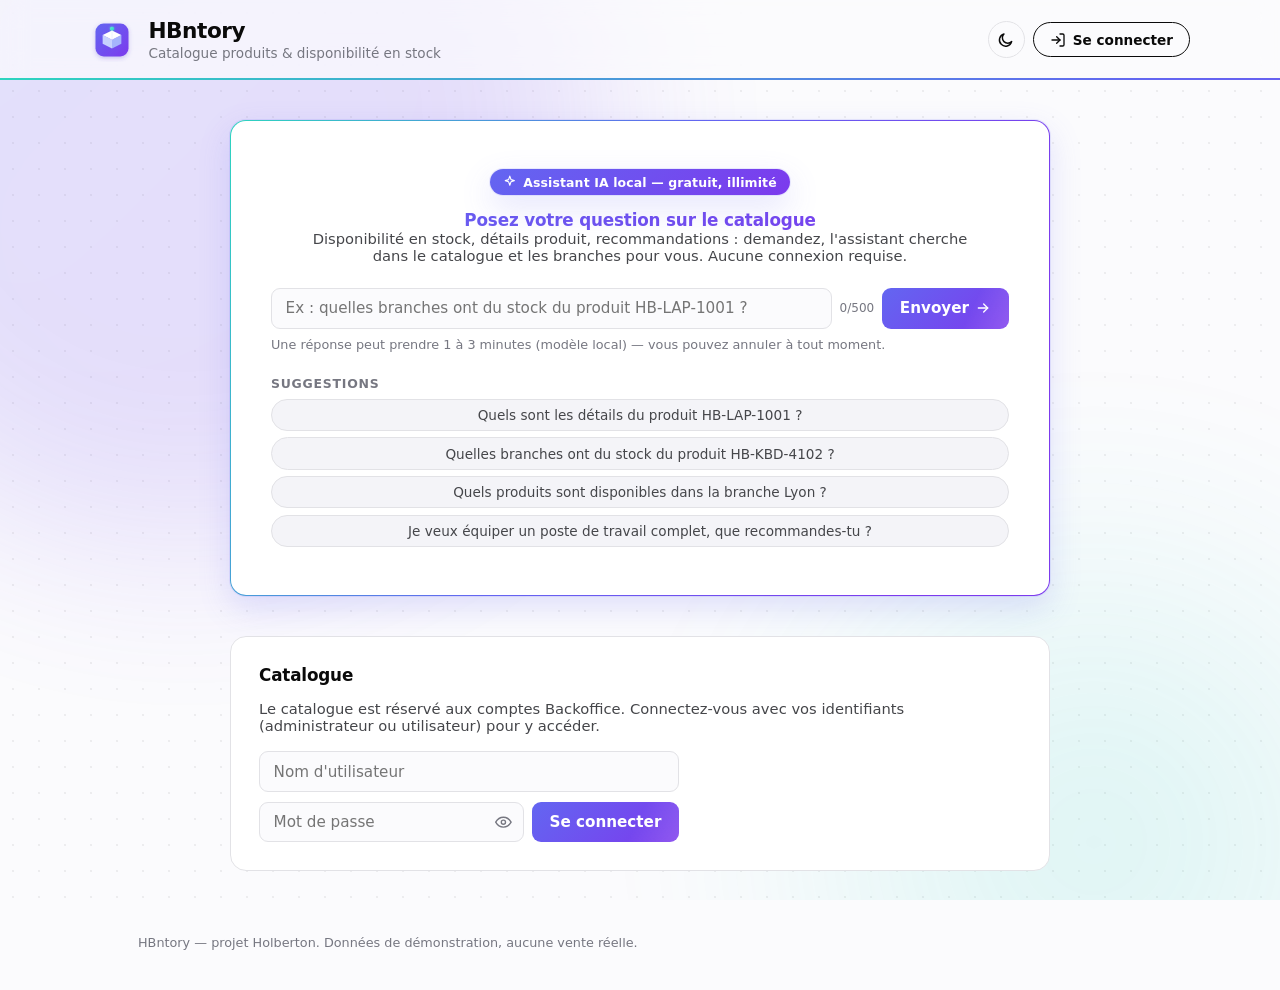
<file: client_web/index.html>
<!doctype html>
<html lang="fr">
<head>
  <meta charset="utf-8">
  <meta name="viewport" content="width=device-width, initial-scale=1">
  <title>HBntory — Catalogue &amp; assistant</title>
  <link rel="icon" type="image/svg+xml" href="logo.svg">
  <link rel="stylesheet" href="style.css">
</head>
<body>
  <div class="aurora" aria-hidden="true"></div>
  <header class="site-header">
    <div class="header-inner">
      <div class="brand">
        <img class="brand-mark" src="logo.svg" alt="" aria-hidden="true">
        <div class="brand-text">
          <h1>HBntory</h1>
          <p class="tagline">Catalogue produits &amp; disponibilité en stock</p>
        </div>
      </div>

      <div class="header-actions">
        <button type="button" id="theme-toggle" class="icon-btn" aria-label="Changer de thème">
          <svg class="icon-sun" viewBox="0 0 24 24" fill="none" stroke="currentColor" stroke-width="2" stroke-linecap="round">
            <circle cx="12" cy="12" r="4"/>
            <path d="M12 2v2M12 20v2M4.9 4.9l1.4 1.4M17.7 17.7l1.4 1.4M2 12h2M20 12h2M4.9 19.1l1.4-1.4M17.7 6.3l1.4-1.4"/>
          </svg>
          <svg class="icon-moon" viewBox="0 0 24 24" fill="none" stroke="currentColor" stroke-width="2" stroke-linecap="round" stroke-linejoin="round">
            <path d="M20 14.5A8.5 8.5 0 1 1 9.5 4a7 7 0 0 0 10.5 10.5Z"/>
          </svg>
        </button>

        <a id="login-link" class="btn-login" href="#" target="_blank" rel="noopener">
          <svg viewBox="0 0 24 24" fill="none" stroke="currentColor" stroke-width="2" stroke-linecap="round" stroke-linejoin="round" aria-hidden="true">
            <path d="M15 3h4a2 2 0 0 1 2 2v14a2 2 0 0 1-2 2h-4"/>
            <path d="M10 17l5-5-5-5"/>
            <path d="M15 12H3"/>
          </svg>
          Se connecter
        </a>
      </div>
    </div>
  </header>

  <main>
    <section class="panel hero-assistant" aria-labelledby="assistant-heading">
      <div class="hero-head">
        <span class="ai-badge">
          <svg viewBox="0 0 24 24" fill="none" stroke="currentColor" stroke-width="2" stroke-linecap="round" stroke-linejoin="round" aria-hidden="true">
            <path d="M12 2l2.2 6.2L20 10l-5.8 1.8L12 18l-2.2-6.2L4 10l5.8-1.8L12 2Z"/>
          </svg>
          Assistant IA local — gratuit, illimité
        </span>
        <h2 id="assistant-heading">Posez votre question sur le catalogue</h2>
        <p class="assistant-intro">
          Disponibilité en stock, détails produit, recommandations : demandez,
          l'assistant cherche dans le catalogue et les branches pour vous.
          Aucune connexion requise.
        </p>
      </div>

      <div id="chat-thread" class="chat-thread" aria-live="polite"></div>

      <form id="ask-form">
        <label for="question">Votre question</label>
        <div class="input-row">
          <input
            type="text"
            id="question"
            name="question"
            placeholder="Ex : quelles branches ont du stock du produit HB-LAP-1001 ?"
            autocomplete="off"
            maxlength="500"
            required
          >
          <span id="question-count" class="char-count">0/500</span>
          <button type="submit" id="submit-btn">
            <span>Envoyer</span>
            <svg viewBox="0 0 24 24" fill="none" stroke="currentColor" stroke-width="2" stroke-linecap="round" stroke-linejoin="round" aria-hidden="true">
              <path d="M5 12h14"/>
              <path d="M13 6l6 6-6 6"/>
            </svg>
          </button>
        </div>
        <p class="hint">Une réponse peut prendre 1 à 3 minutes (modèle local) — vous pouvez annuler à tout moment.</p>
      </form>

      <div class="examples" id="examples-block">
        <h3>Suggestions</h3>
        <ul id="example-list" class="example-chips">
          <li>Quels sont les détails du produit HB-LAP-1001 ?</li>
          <li>Quelles branches ont du stock du produit HB-KBD-4102 ?</li>
          <li>Quels produits sont disponibles dans la branche Lyon ?</li>
          <li>Je veux équiper un poste de travail complet, que recommandes-tu ?</li>
        </ul>
      </div>
    </section>

    <section class="panel catalog" aria-labelledby="catalog-heading">
      <div class="panel-head">
        <h2 id="catalog-heading">Catalogue</h2>
        <p id="catalog-count" class="catalog-count hidden"></p>
      </div>

      <div id="catalog-controls" class="catalog-controls hidden">
        <div class="search-row">
          <svg class="search-icon" viewBox="0 0 24 24" fill="none" stroke="currentColor" stroke-width="2" stroke-linecap="round" stroke-linejoin="round" aria-hidden="true">
            <circle cx="11" cy="11" r="7"/>
            <path d="m21 21-4.35-4.35"/>
          </svg>
          <input type="search" id="catalog-search" placeholder="Rechercher un produit (nom ou référence)…" autocomplete="off">
        </div>
        <div id="branch-filter" class="branch-filter" role="group" aria-label="Filtrer par branche">
          <button type="button" class="filter-btn active" data-branch="all" aria-pressed="true">
            Toutes les branches
          </button>
        </div>
        <div class="stock-legend" aria-hidden="true">
          <span><i class="legend-dot" data-level="high"></i>En stock</span>
          <span><i class="legend-dot" data-level="medium"></i>Stock limité</span>
          <span><i class="legend-dot" data-level="low"></i>Stock faible</span>
        </div>
      </div>

      <div id="catalog-gate">
        <p class="assistant-intro">
          Le catalogue est réservé aux comptes Backoffice. Connectez-vous
          avec vos identifiants (administrateur ou utilisateur) pour y
          accéder.
        </p>
        <form id="catalog-login-form">
          <label for="catalog-username">Nom d'utilisateur</label>
          <input
            type="text"
            id="catalog-username"
            placeholder="Nom d'utilisateur"
            autocomplete="username"
            required
          >
          <div class="input-row">
            <div class="password-field" style="flex:1">
              <label for="catalog-password">Mot de passe</label>
              <input
                type="password"
                id="catalog-password"
                placeholder="Mot de passe"
                autocomplete="current-password"
                required
              >
              <button type="button" class="toggle-password" data-target="catalog-password" aria-label="Afficher le mot de passe" aria-pressed="false">
                <svg class="icon-eye" viewBox="0 0 24 24" fill="none" stroke="currentColor" stroke-width="2" stroke-linecap="round" stroke-linejoin="round">
                  <path d="M1 12s4-7 11-7 11 7 11 7-4 7-11 7-11-7-11-7Z"/>
                  <circle cx="12" cy="12" r="3"/>
                </svg>
                <svg class="icon-eye-off" viewBox="0 0 24 24" fill="none" stroke="currentColor" stroke-width="2" stroke-linecap="round" stroke-linejoin="round">
                  <path d="M17.94 17.94A10.94 10.94 0 0 1 12 19c-7 0-11-7-11-7a21.6 21.6 0 0 1 5.06-5.94M9.9 4.24A10.94 10.94 0 0 1 12 4c7 0 11 7 11 7a21.6 21.6 0 0 1-2.16 3.19M1 1l22 22"/>
                </svg>
              </button>
            </div>
            <button type="submit" id="catalog-login-btn">Se connecter</button>
          </div>
        </form>
        <p id="catalog-login-error" class="hidden" role="alert"></p>
      </div>

      <div id="catalog-session" class="catalog-session hidden">
        <span id="catalog-session-label"></span>
        <button type="button" id="catalog-logout-btn" class="btn-ghost">Se déconnecter</button>
      </div>

      <p id="catalog-status" class="status hidden">
        <span class="status-dots" aria-hidden="true"><i></i><i></i><i></i></span>
        Chargement du catalogue…
      </p>
      <div id="catalog-grid" class="catalog-grid hidden"></div>
    </section>
  </main>

  <footer class="site-footer">
    <p>HBntory — projet Holberton. Données de démonstration, aucune vente réelle.</p>
  </footer>

  <script src="app.js"></script>
</body>
</html>
</file>
<file: client_web/style.css>
:root {
  --bg: #fbfbfd;
  --surface: #ffffff;
  --surface-sunken: #f4f4f8;
  --ink: #0a0a0a;
  --ink-soft: #45464a;
  --muted: #767781;
  --border: #e2e2e6;
  --border-strong: #0a0a0a;
  --accent: #0a0a0a;
  --accent-contrast: #ffffff;
  --danger: #b3261e;
  --danger-bg: #fdecea;
  --radius: 16px;
  --radius-sm: 9px;
  --shadow: 0 1px 2px rgba(10, 10, 10, 0.04), 0 8px 24px rgba(10, 10, 10, 0.06);
  --shadow-lift: 0 8px 20px rgba(10, 10, 10, 0.08), 0 24px 48px rgba(10, 10, 10, 0.1);
  --shadow-glow: 0 0 0 1px rgba(99, 102, 241, 0.12), 0 12px 32px rgba(99, 102, 241, 0.18);
  --dot: rgba(10, 10, 10, 0.06);
  --header-bg: rgba(251, 251, 253, 0.72);
  --fast: 0.15s ease;
  --med: 0.3s cubic-bezier(0.16, 1, 0.3, 1);
  --slow: 0.6s cubic-bezier(0.16, 1, 0.3, 1);
  --spring: 0.5s cubic-bezier(0.34, 1.56, 0.64, 1);

  /* Brand accents, lifted from the logo (docs/assets/hbntory-logo.svg) —
     used sparingly against the monochrome UI: primary actions, focus
     rings, stock-level dots. Absolute values, same in both themes. */
  --brand-1: #6366f1;
  --brand-2: #7c3aed;
  --brand-teal: #2dd4bf;
  --brand-gradient: linear-gradient(135deg, var(--brand-1), var(--brand-2));
  --brand-gradient-wide: linear-gradient(115deg, var(--brand-teal), var(--brand-1) 45%, var(--brand-2) 85%);
  --brand-ring: rgba(99, 102, 241, 0.35);
  --brand-1-soft: rgba(99, 102, 241, 0.12);
}

:root[data-theme="dark"] {
  --bg: #08080a;
  --surface: #141416;
  --surface-sunken: #1b1b1e;
  --ink: #f5f5f6;
  --ink-soft: #cfcfd2;
  --muted: #93939c;
  --border: #2a2a2e;
  --border-strong: #f5f5f6;
  --accent: #f5f5f6;
  --accent-contrast: #0a0a0a;
  --danger: #ff8a80;
  --danger-bg: #3a1614;
  --shadow: 0 1px 2px rgba(0, 0, 0, 0.3), 0 12px 32px rgba(0, 0, 0, 0.35);
  --shadow-lift: 0 10px 24px rgba(0, 0, 0, 0.4), 0 28px 56px rgba(0, 0, 0, 0.45);
  --shadow-glow: 0 0 0 1px rgba(99, 102, 241, 0.25), 0 16px 40px rgba(99, 102, 241, 0.28);
  --dot: rgba(255, 255, 255, 0.07);
  --header-bg: rgba(8, 8, 10, 0.6);
  --brand-1-soft: rgba(99, 102, 241, 0.18);
}

@media (prefers-color-scheme: dark) {
  :root:not([data-theme="light"]) {
    --bg: #08080a;
    --surface: #141416;
    --surface-sunken: #1b1b1e;
    --ink: #f5f5f6;
    --ink-soft: #cfcfd2;
    --muted: #93939c;
    --border: #2a2a2e;
    --border-strong: #f5f5f6;
    --accent: #f5f5f6;
    --accent-contrast: #0a0a0a;
    --danger: #ff8a80;
    --danger-bg: #3a1614;
    --shadow: 0 1px 2px rgba(0, 0, 0, 0.3), 0 12px 32px rgba(0, 0, 0, 0.35);
    --shadow-lift: 0 10px 24px rgba(0, 0, 0, 0.4), 0 28px 56px rgba(0, 0, 0, 0.45);
    --shadow-glow: 0 0 0 1px rgba(99, 102, 241, 0.25), 0 16px 40px rgba(99, 102, 241, 0.28);
    --dot: rgba(255, 255, 255, 0.07);
    --header-bg: rgba(8, 8, 10, 0.6);
    --brand-1-soft: rgba(99, 102, 241, 0.18);
  }
}

* { box-sizing: border-box; }

button::-moz-focus-inner { border: 0; padding: 0; }

html, body { height: 100%; }

body {
  margin: 0;
  font-family: "Inter", system-ui, -apple-system, "Segoe UI", sans-serif;
  color: var(--ink);
  background:
    radial-gradient(var(--dot) 1px, transparent 1px)
    0 0 / 26px 26px fixed,
    var(--bg);
  -webkit-font-smoothing: antialiased;
  transition: background-color var(--med), color var(--med);
  position: relative;
  isolation: isolate;
}

.hidden { display: none !important; }

a, button, input, .product-card {
  font-family: inherit;
}

a:focus-visible,
button:focus-visible,
input:focus-visible,
.product-card:focus-visible {
  outline: 2px solid var(--brand-1);
  outline-offset: 2px;
  border-radius: 4px;
}

::selection { background: var(--brand-1); color: #fff; }

/* ---------------------------------------------------------------------
   Ambient background — soft drifting aurora blobs (see backoffice's copy
   of this file for the twin implementation). Frozen under reduced-motion.
   ------------------------------------------------------------------- */

.aurora {
  position: fixed;
  inset: 0;
  z-index: -1;
  overflow: hidden;
  pointer-events: none;
}

.aurora::before,
.aurora::after {
  content: "";
  position: absolute;
  width: 65vmax;
  height: 65vmax;
  border-radius: 50%;
  filter: blur(90px);
  opacity: 0.16;
  animation: drift 28s ease-in-out infinite alternate;
}

.aurora::before {
  top: -22vmax;
  left: -18vmax;
  background: var(--brand-gradient);
}

.aurora::after {
  bottom: -28vmax;
  right: -18vmax;
  background: radial-gradient(circle, var(--brand-teal), transparent 70%);
  animation-duration: 34s;
  animation-delay: -10s;
}

:root[data-theme="dark"] .aurora::before,
:root[data-theme="dark"] .aurora::after {
  opacity: 0.22;
}
@media (prefers-color-scheme: dark) {
  :root:not([data-theme="light"]) .aurora::before,
  :root:not([data-theme="light"]) .aurora::after {
    opacity: 0.22;
  }
}

/* ---------------------------------------------------------------------
   Header
   ------------------------------------------------------------------- */

.site-header {
  position: sticky;
  top: 0;
  z-index: 10;
  border-bottom: 1px solid var(--border);
  padding: 1.1rem clamp(1.25rem, 4vw, 3rem);
  background: var(--header-bg);
  backdrop-filter: blur(14px) saturate(1.4);
  -webkit-backdrop-filter: blur(14px) saturate(1.4);
}

.site-header::after {
  content: "";
  position: absolute;
  left: 0;
  right: 0;
  bottom: -1px;
  height: 2px;
  background: var(--brand-gradient-wide);
  background-size: 200% 100%;
  animation: gradient-flow 8s ease infinite;
}

.header-inner {
  display: flex;
  align-items: center;
  justify-content: space-between;
  gap: 1rem;
  max-width: 1100px;
  margin: 0 auto;
}

.brand {
  display: flex;
  align-items: center;
  gap: 0.9rem;
  min-width: 0;
}

.brand-mark {
  width: 2.75rem;
  height: 2.75rem;
  flex: none;
  display: block;
  transition: transform var(--spring);
  animation: float 5s ease-in-out infinite;
}

.brand:hover .brand-mark {
  transform: rotate(-8deg) scale(1.08);
  filter: drop-shadow(0 8px 18px var(--brand-ring));
}

.brand-text h1 {
  margin: 0;
  font-size: 1.35rem;
  font-weight: 700;
  letter-spacing: -0.02em;
}

.tagline {
  margin: 0.15rem 0 0;
  color: var(--muted);
  font-size: 0.85rem;
}

.header-actions {
  display: flex;
  align-items: center;
  gap: 0.5rem;
  flex: none;
}

.icon-btn {
  display: grid;
  place-items: center;
  width: 2.3rem;
  height: 2.3rem;
  padding: 0;
  border-radius: 999px;
  border: 1px solid var(--border);
  background: transparent;
  color: var(--ink);
  cursor: pointer;
  line-height: 0;
  transition: background-color var(--fast), border-color var(--fast), transform var(--spring);
}

.icon-btn:hover {
  background: var(--surface-sunken);
  border-color: var(--border-strong);
  transform: rotate(-12deg);
}

.icon-btn:active { transform: scale(0.88); }

.icon-btn svg { width: 1.1rem; height: 1.1rem; }

.icon-sun { display: none; }
:root[data-theme="dark"] .icon-sun { display: block; }
:root[data-theme="dark"] .icon-moon { display: none; }

@media (prefers-color-scheme: dark) {
  :root:not([data-theme="light"]) .icon-sun { display: block; }
  :root:not([data-theme="light"]) .icon-moon { display: none; }
}

.btn-login {
  display: inline-flex;
  align-items: center;
  gap: 0.45rem;
  font-size: 0.85rem;
  font-weight: 600;
  text-decoration: none;
  color: var(--ink);
  padding: 0.55rem 1rem;
  border: 1px solid var(--border-strong);
  border-radius: 999px;
  transition: background-color var(--fast), color var(--fast), transform var(--spring), box-shadow var(--med);
  white-space: nowrap;
}

.btn-login svg { width: 1rem; height: 1rem; transition: transform var(--fast); }

.btn-login:hover {
  background: var(--brand-gradient);
  color: #fff;
  border-color: transparent;
  box-shadow: var(--shadow-glow);
}
.btn-login:hover svg { transform: translateX(2px); }

.btn-login:active { transform: scale(0.97); }

/* ---------------------------------------------------------------------
   Layout
   ------------------------------------------------------------------- */

main {
  max-width: 900px;
  margin: 0 auto;
  padding: clamp(1.25rem, 4vw, 2.5rem);
  display: grid;
  gap: clamp(1.5rem, 4vw, 2.5rem);
}

.panel {
  background: var(--surface);
  border: 1px solid var(--border);
  border-radius: var(--radius);
  padding: clamp(1.1rem, 2.5vw, 1.75rem);
  animation: rise-in var(--slow) both;
}

.catalog { animation-delay: 90ms; }

/* ---------------------------------------------------------------------
   Assistant hero — the flagship feature gets the top of the page, a
   gradient frame and a badge, rather than sharing a row with the catalog.
   ------------------------------------------------------------------- */

.hero-assistant {
  position: relative;
  padding: clamp(1.75rem, 5vw, 3rem) clamp(1.5rem, 5vw, 2.5rem);
  border: 1.5px solid transparent;
  background:
    linear-gradient(var(--surface), var(--surface)) padding-box,
    var(--brand-gradient-wide) border-box;
  box-shadow: var(--shadow-glow);
}

.hero-head {
  text-align: center;
  max-width: 42rem;
  margin: 0 auto 1.5rem;
}

.ai-badge {
  display: inline-flex;
  align-items: center;
  gap: 0.4rem;
  font-size: 0.78rem;
  font-weight: 700;
  letter-spacing: 0.01em;
  padding: 0.35rem 0.85rem;
  border-radius: 999px;
  background: var(--brand-gradient);
  color: #fff;
  margin-bottom: 0.9rem;
  box-shadow: var(--shadow-glow);
  animation: float 5s ease-in-out infinite;
}
.ai-badge svg { width: 0.85rem; height: 0.85rem; }

.hero-head h2 {
  margin: 0 0 0.5rem;
  font-size: clamp(1.4rem, 3vw, 1.9rem);
  font-weight: 800;
  letter-spacing: -0.02em;
  background: var(--brand-gradient);
  -webkit-background-clip: text;
  background-clip: text;
  color: transparent;
}

.hero-assistant .assistant-intro { margin: 0; }

.panel h2 {
  margin: 0;
  font-size: 1.05rem;
  font-weight: 700;
  letter-spacing: -0.01em;
}

/* ---------------------------------------------------------------------
   Catalog
   ------------------------------------------------------------------- */

.panel-head {
  display: flex;
  flex-wrap: wrap;
  align-items: center;
  justify-content: space-between;
  gap: 0.75rem;
  margin-bottom: 0.9rem;
}

.catalog-count {
  margin: 0;
  font-size: 0.82rem;
  color: var(--muted);
  font-variant-numeric: tabular-nums;
}

.catalog-controls {
  display: flex;
  flex-direction: column;
  gap: 0.75rem;
  margin-bottom: 1.1rem;
}

.search-row {
  position: relative;
  display: flex;
  align-items: center;
}

.search-icon {
  position: absolute;
  left: 0.75rem;
  width: 1rem;
  height: 1rem;
  color: var(--muted);
  pointer-events: none;
}

#catalog-search {
  width: 100%;
  padding-left: 2.35rem;
}

/* Stock color legend — the same three colors that mark .stock-badge and
   .quantity-cell everywhere, spelled out once so nobody has to guess what
   the dot means. */
.stock-legend {
  display: flex;
  flex-wrap: wrap;
  gap: 0.4rem 1rem;
  font-size: 0.78rem;
  color: var(--muted);
}
.stock-legend span { display: inline-flex; align-items: center; gap: 0.35rem; }
.legend-dot {
  width: 0.5rem;
  height: 0.5rem;
  border-radius: 50%;
  background: currentColor;
}
.legend-dot[data-level="high"] { color: var(--brand-teal); }
.legend-dot[data-level="medium"] { color: var(--brand-1); }
.legend-dot[data-level="low"] { color: var(--danger); }

.branch-filter {
  display: flex;
  flex-wrap: wrap;
  gap: 0.4rem;
}

.filter-btn {
  font: inherit;
  font-size: 0.82rem;
  font-weight: 600;
  padding: 0.4rem 0.85rem;
  border-radius: 999px;
  border: 1px solid var(--border-strong);
  background: transparent;
  color: var(--ink);
  cursor: pointer;
  transition: background-color var(--fast), color var(--fast), transform var(--spring), box-shadow var(--med);
}

.filter-btn:hover { background: var(--surface-sunken); }
.filter-btn:active { transform: scale(0.96); }

.filter-btn.active {
  background: var(--brand-gradient);
  color: #fff;
  border-color: transparent;
  box-shadow: var(--shadow-glow);
}

/* ---------------------------------------------------------------------
   Catalog login gate
   ------------------------------------------------------------------- */

#catalog-gate #catalog-login-form {
  display: flex;
  flex-direction: column;
  gap: 0.6rem;
  max-width: 420px;
  margin-top: 0.75rem;
}

.btn-ghost {
  font: inherit;
  font-size: 0.85rem;
  font-weight: 600;
  padding: 0.45rem 0.9rem;
  border: 1px solid var(--border-strong);
  border-radius: var(--radius-sm);
  background: transparent;
  color: var(--ink);
  cursor: pointer;
  transition: background-color var(--fast);
}
.btn-ghost:hover { background: var(--surface-sunken); }

#catalog-login-error {
  color: var(--danger);
  background: var(--danger-bg);
  border: 1px solid var(--danger);
  border-left: 3px solid var(--danger);
  border-radius: var(--radius-sm);
  padding: 0.65rem 0.85rem;
  margin-top: 0.75rem;
  font-size: 0.88rem;
  animation: toast-in var(--spring) both;
}

.catalog-session {
  display: flex;
  align-items: center;
  justify-content: space-between;
  flex-wrap: wrap;
  gap: 0.6rem;
  padding: 0.6rem 0.9rem;
  margin-bottom: 1.1rem;
  border: 1px solid var(--border-strong);
  border-radius: var(--radius-sm);
  font-weight: 600;
  font-size: 0.88rem;
  animation: rise-in var(--med) both;
}
.catalog-session[data-role="admin"] { border-color: var(--brand-1); color: var(--brand-1); background: var(--brand-1-soft); }
.catalog-session[data-role="common"] { border-color: var(--brand-teal); color: var(--brand-teal); }

.password-field { position: relative; display: flex; }
.password-field input { flex: 1; padding-right: 2.5rem; }

.toggle-password {
  position: absolute;
  right: 0.3rem;
  top: 50%;
  transform: translateY(-50%);
  display: grid;
  place-items: center;
  width: 1.9rem;
  height: 1.9rem;
  padding: 0;
  border: none;
  border-radius: 999px;
  background: transparent;
  color: var(--muted);
}
.toggle-password:hover { background: var(--surface-sunken); color: var(--ink); }
.toggle-password:active { transform: translateY(-50%) scale(0.92); }
.toggle-password svg { width: 1.05rem; height: 1.05rem; }

.toggle-password .icon-eye-off { display: none; }
.toggle-password.is-visible .icon-eye { display: none; }
.toggle-password.is-visible .icon-eye-off { display: block; }

.status {
  display: flex;
  align-items: center;
  gap: 0.5rem;
  color: var(--muted);
  font-size: 0.9rem;
}

.status.is-error { color: var(--danger); }
.status.is-error .status-dots { display: none; }

.status-dots {
  display: inline-flex;
  gap: 0.2rem;
}

.status-dots i {
  width: 0.35rem;
  height: 0.35rem;
  border-radius: 50%;
  background: currentColor;
  opacity: 0.3;
  animation: pulse-dot 1.1s ease-in-out infinite;
}
.status-dots i:nth-child(2) { animation-delay: 0.15s; }
.status-dots i:nth-child(3) { animation-delay: 0.3s; }

.catalog-grid {
  display: grid;
  grid-template-columns: repeat(auto-fill, minmax(200px, 1fr));
  gap: 0.9rem;
}

.product-card {
  text-align: left;
  font: inherit;
  color: inherit;
  background: var(--surface-sunken);
  border: 1px solid var(--border);
  border-radius: var(--radius-sm);
  padding: 1rem;
  cursor: pointer;
  display: flex;
  flex-direction: column;
  gap: 0.5rem;
  position: relative;
  overflow: hidden;
  transition: transform var(--med), box-shadow var(--med), border-color var(--med);
  animation: rise-in var(--slow) both;
  animation-delay: calc(var(--i, 0) * 45ms);
}

.product-card::before {
  content: "";
  position: absolute;
  inset: 0;
  background: var(--brand-gradient);
  opacity: 0;
  transition: opacity var(--med);
  z-index: -1;
}

.product-card:hover,
.product-card:focus-visible {
  transform: translateY(-4px) scale(1.015);
  box-shadow: var(--shadow-glow);
  border-color: transparent;
  outline: none;
}

.product-card:hover::before,
.product-card:focus-visible::before {
  opacity: 0.06;
}

.product-card .category {
  font-size: 0.7rem;
  font-weight: 700;
  text-transform: uppercase;
  letter-spacing: 0.06em;
  color: var(--muted);
}

.product-card .name {
  font-size: 0.98rem;
  font-weight: 600;
  line-height: 1.3;
}

.product-card .sku {
  font-size: 0.78rem;
  color: var(--muted);
  font-variant-numeric: tabular-nums;
}

.product-card .card-footer {
  margin-top: auto;
  display: flex;
  align-items: center;
  justify-content: space-between;
  gap: 0.5rem;
  padding-top: 0.4rem;
  border-top: 1px solid var(--border);
}

.product-card .price {
  font-weight: 700;
  font-size: 0.95rem;
  color: var(--brand-2);
}

.stock-badges {
  display: flex;
  flex-wrap: wrap;
  gap: 0.3rem;
  justify-content: flex-end;
}

.stock-badge {
  display: inline-flex;
  align-items: center;
  gap: 0.3rem;
  font-size: 0.72rem;
  font-weight: 600;
  padding: 0.15rem 0.5rem;
  border-radius: 999px;
  border: 1px solid var(--border-strong);
  white-space: nowrap;
}

.stock-badge::before {
  content: "";
  width: 0.4rem;
  height: 0.4rem;
  border-radius: 50%;
  background: currentColor;
  animation: pulse-dot 2.2s ease-in-out infinite;
}

.stock-badge[data-level="high"]::before { background: var(--brand-teal); }
.stock-badge[data-level="medium"]::before { background: var(--brand-1); }
.stock-badge[data-level="low"]::before { background: var(--danger); animation-duration: 1.1s; }

.skeleton-card { cursor: default; }
.skeleton-card:hover { transform: none; box-shadow: none; border-color: var(--border); }
.skeleton-card:hover::before { opacity: 0; }

.skeleton {
  display: block;
  height: 0.8rem;
  border-radius: 4px;
  background: linear-gradient(90deg, var(--surface-sunken) 25%, var(--border) 37%, var(--surface-sunken) 63%);
  background-size: 400% 100%;
  animation: skeleton-shimmer 1.4s ease-in-out infinite;
}

/* ---------------------------------------------------------------------
   Assistant
   ------------------------------------------------------------------- */

.assistant-intro {
  color: var(--ink-soft);
  font-size: 0.92rem;
  margin: 0.5rem 0 1.1rem;
}

#ask-form { margin-bottom: 1rem; }

.input-row {
  display: flex;
  gap: 0.5rem;
}

.char-count {
  align-self: center;
  font-size: 0.75rem;
  color: var(--muted);
  white-space: nowrap;
  font-variant-numeric: tabular-nums;
}
.char-count.warn { color: var(--danger); font-weight: 600; }

.hint { color: var(--muted); font-size: 0.8rem; margin: 0.5rem 0 0; }

label { display: none; }

/* ---------------------------------------------------------------------
   Chat thread (assistant conversation — see app.js runTurn()/renderTurn())
   ------------------------------------------------------------------- */

.chat-thread {
  display: flex;
  flex-direction: column;
  gap: 1.1rem;
  margin-bottom: 1.1rem;
}
.chat-thread:empty { display: none; margin: 0; }

.chat-msg {
  display: flex;
  align-items: flex-end;
  gap: 0.55rem;
  animation: rise-in var(--med) both;
}

.chat-msg.user { justify-content: flex-end; }

.chat-msg.assistant { flex-wrap: wrap; justify-content: flex-start; }

.chat-avatar {
  flex: none;
  width: 1.75rem;
  height: 1.75rem;
  border-radius: 50%;
  background: var(--brand-gradient);
}

.chat-bubble {
  max-width: min(32rem, 78%);
  padding: 0.7rem 0.95rem;
  border-radius: var(--radius);
  background: var(--surface-sunken);
  border: 1px solid var(--border);
  font-size: 0.92rem;
  line-height: 1.55;
  white-space: pre-wrap;
}

.chat-msg.user .chat-bubble {
  background: var(--brand-gradient);
  color: #fff;
  border-color: transparent;
  border-bottom-right-radius: 4px;
  box-shadow: var(--shadow-glow);
}

.chat-msg.assistant .chat-bubble { border-bottom-left-radius: 4px; }

.chat-pending { display: flex; align-items: center; gap: 0.55rem; color: var(--muted); }
.chat-pending-text { font-variant-numeric: tabular-nums; }

.chat-error { color: var(--danger); background: var(--danger-bg); border-color: var(--danger); }

.chat-meta {
  display: flex;
  align-items: center;
  gap: 0.6rem;
  flex-basis: 100%;
  margin-left: calc(1.75rem + 0.55rem);
  margin-top: 0.3rem;
  font-size: 0.76rem;
  color: var(--muted);
}

.chat-elapsed { font-variant-numeric: tabular-nums; }

.chat-action-btn {
  font: inherit;
  font-size: 0.76rem;
  font-weight: 600;
  padding: 0.2rem 0.65rem;
  border-radius: 999px;
  border: 1px solid var(--border-strong);
  background: transparent;
  color: var(--ink);
  cursor: pointer;
  transition: background-color var(--fast), color var(--fast), border-color var(--fast), transform var(--fast);
}
.chat-action-btn:hover { background: var(--surface-sunken); }
.chat-action-btn:active { transform: scale(0.95); }
.chat-cancel-btn:hover { border-color: var(--danger); color: var(--danger); }
.chat-retry-btn:hover, .chat-copy-btn:hover { border-color: var(--brand-1); color: var(--brand-1); }

input {
  flex: 1;
  min-width: 0;
  font: inherit;
  font-size: 0.95rem;
  padding: 0.65rem 0.85rem;
  border: 1px solid var(--border);
  border-radius: var(--radius-sm);
  background: var(--bg);
  color: var(--ink);
  transition: border-color var(--fast), box-shadow var(--fast);
}

input:focus {
  outline: none;
  border-color: var(--brand-1);
  box-shadow: 0 0 0 4px var(--brand-ring);
}

button[type="submit"] {
  display: inline-flex;
  align-items: center;
  gap: 0.4rem;
  font: inherit;
  font-size: 0.95rem;
  font-weight: 600;
  padding: 0.65rem 1.1rem;
  border: none;
  border-radius: var(--radius-sm);
  background: var(--brand-gradient);
  color: #fff;
  cursor: pointer;
  position: relative;
  overflow: hidden;
  isolation: isolate;
  transition: filter var(--fast), transform var(--spring), box-shadow var(--med);
}
button[type="submit"]::before {
  content: "";
  position: absolute;
  inset: 0;
  z-index: -1;
  background: linear-gradient(115deg, transparent 20%, rgba(255, 255, 255, 0.35) 50%, transparent 80%);
  background-size: 250% 100%;
  background-position: 150% 0;
  transition: background-position var(--slow);
}
button[type="submit"] svg { width: 1rem; height: 1rem; transition: transform var(--fast); }
button[type="submit"]:hover:not(:disabled) { filter: brightness(1.1); box-shadow: var(--shadow-glow); }
button[type="submit"]:hover:not(:disabled)::before { background-position: -50% 0; }
button[type="submit"]:hover:not(:disabled) svg { transform: translateX(3px); }
button[type="submit"]:active:not(:disabled) { transform: scale(0.97); }
button[type="submit"]:disabled { opacity: 0.5; cursor: default; }

.examples { margin-top: 1.5rem; }
.examples h3 {
  font-size: 0.78rem;
  font-weight: 700;
  text-transform: uppercase;
  letter-spacing: 0.06em;
  color: var(--muted);
  margin: 0 0 0.5rem;
}
.examples ul {
  list-style: none;
  margin: 0;
  padding: 0;
  display: grid;
  gap: 0.4rem;
}
.examples li {
  display: flex;
  align-items: center;
  justify-content: space-between;
  gap: 0.5rem;
  font-size: 0.85rem;
  color: var(--ink-soft);
  padding: 0.5rem 0.65rem;
  border: 1px solid var(--border);
  border-radius: var(--radius-sm);
  cursor: pointer;
  transition: background-color var(--fast), border-color var(--fast), transform var(--fast);
  animation: fade-in var(--med) both;
  animation-delay: calc(var(--i, 0) * 60ms);
}
.examples li:nth-child(1) { --i: 1; }
.examples li:nth-child(2) { --i: 2; }
.examples li:nth-child(3) { --i: 3; }
.examples li:nth-child(4) { --i: 4; }
.examples li::after {
  content: "→";
  color: var(--brand-1);
  font-weight: 700;
  opacity: 0;
  transform: translateX(-4px);
  transition: opacity var(--fast), transform var(--fast);
}
.examples li:hover {
  background: var(--surface-sunken);
  border-color: var(--border-strong);
  transform: translateX(2px);
}
.examples li:hover::after {
  opacity: 1;
  transform: translateX(0);
}

/* Chip variant (client_web's hero assistant) — same list, laid out as
   wrapping pill suggestions instead of a stacked, full-width list. */
.example-chips {
  display: flex;
  flex-wrap: wrap;
  gap: 0.5rem;
}
.example-chips li {
  justify-content: center;
  border-radius: 999px;
  padding: 0.45rem 0.95rem;
  background: var(--surface-sunken);
}
.example-chips li::after { display: none; }
.example-chips li:hover {
  background: var(--brand-gradient);
  color: #fff;
  border-color: transparent;
  transform: translateY(-2px);
}

/* ---------------------------------------------------------------------
   Footer
   ------------------------------------------------------------------- */

.site-footer {
  max-width: 1100px;
  margin: 0 auto;
  padding: 1.5rem clamp(1.25rem, 4vw, 3rem) 2.5rem;
  color: var(--muted);
  font-size: 0.8rem;
}
.site-footer p { margin: 0; }

/* ---------------------------------------------------------------------
   Motion
   ------------------------------------------------------------------- */

@keyframes rise-in {
  from { opacity: 0; transform: translateY(14px); }
  to { opacity: 1; transform: translateY(0); }
}

@keyframes fade-in {
  from { opacity: 0; }
  to { opacity: 1; }
}

@keyframes fade-in-up {
  from { opacity: 0; transform: translateY(8px); }
  to { opacity: 1; transform: translateY(0); }
}

@keyframes toast-in {
  from { opacity: 0; transform: translateX(-10px) scale(0.98); }
  to { opacity: 1; transform: translateX(0) scale(1); }
}

@keyframes float {
  0%, 100% { transform: translateY(0); }
  50% { transform: translateY(-5px); }
}

@keyframes drift {
  from { transform: translate(0, 0) scale(1); }
  to { transform: translate(6vmax, 4vmax) scale(1.1); }
}

@keyframes gradient-flow {
  0% { background-position: 0% 0; }
  100% { background-position: 200% 0; }
}

@keyframes pulse-dot {
  0%, 80%, 100% { opacity: 0.25; transform: scale(0.85); }
  40% { opacity: 1; transform: scale(1); }
}

@keyframes skeleton-shimmer {
  0% { background-position: 100% 50%; }
  100% { background-position: 0% 50%; }
}

@media (prefers-reduced-motion: reduce) {
  * { animation-duration: 0.001ms !important; animation-iteration-count: 1 !important; }
  .aurora::before, .aurora::after { animation: none; opacity: 0.1; }
}
</file>
